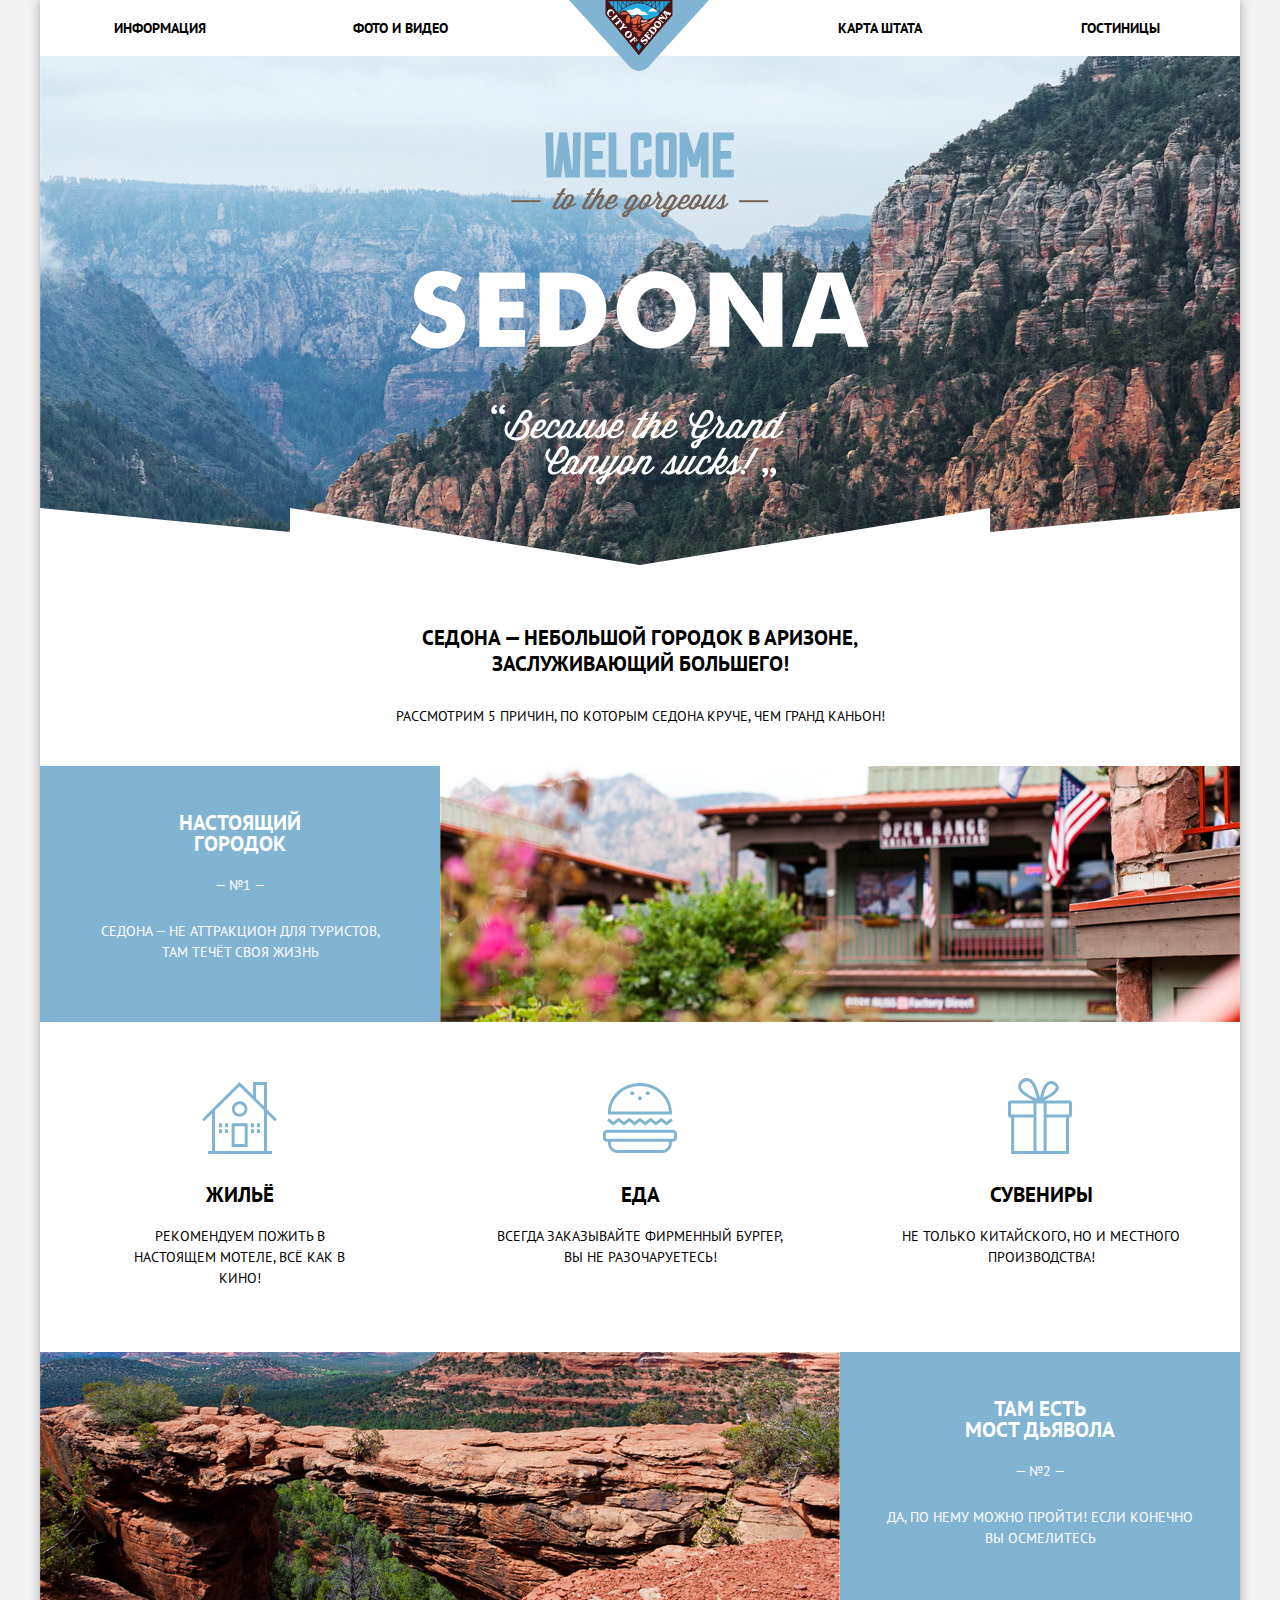
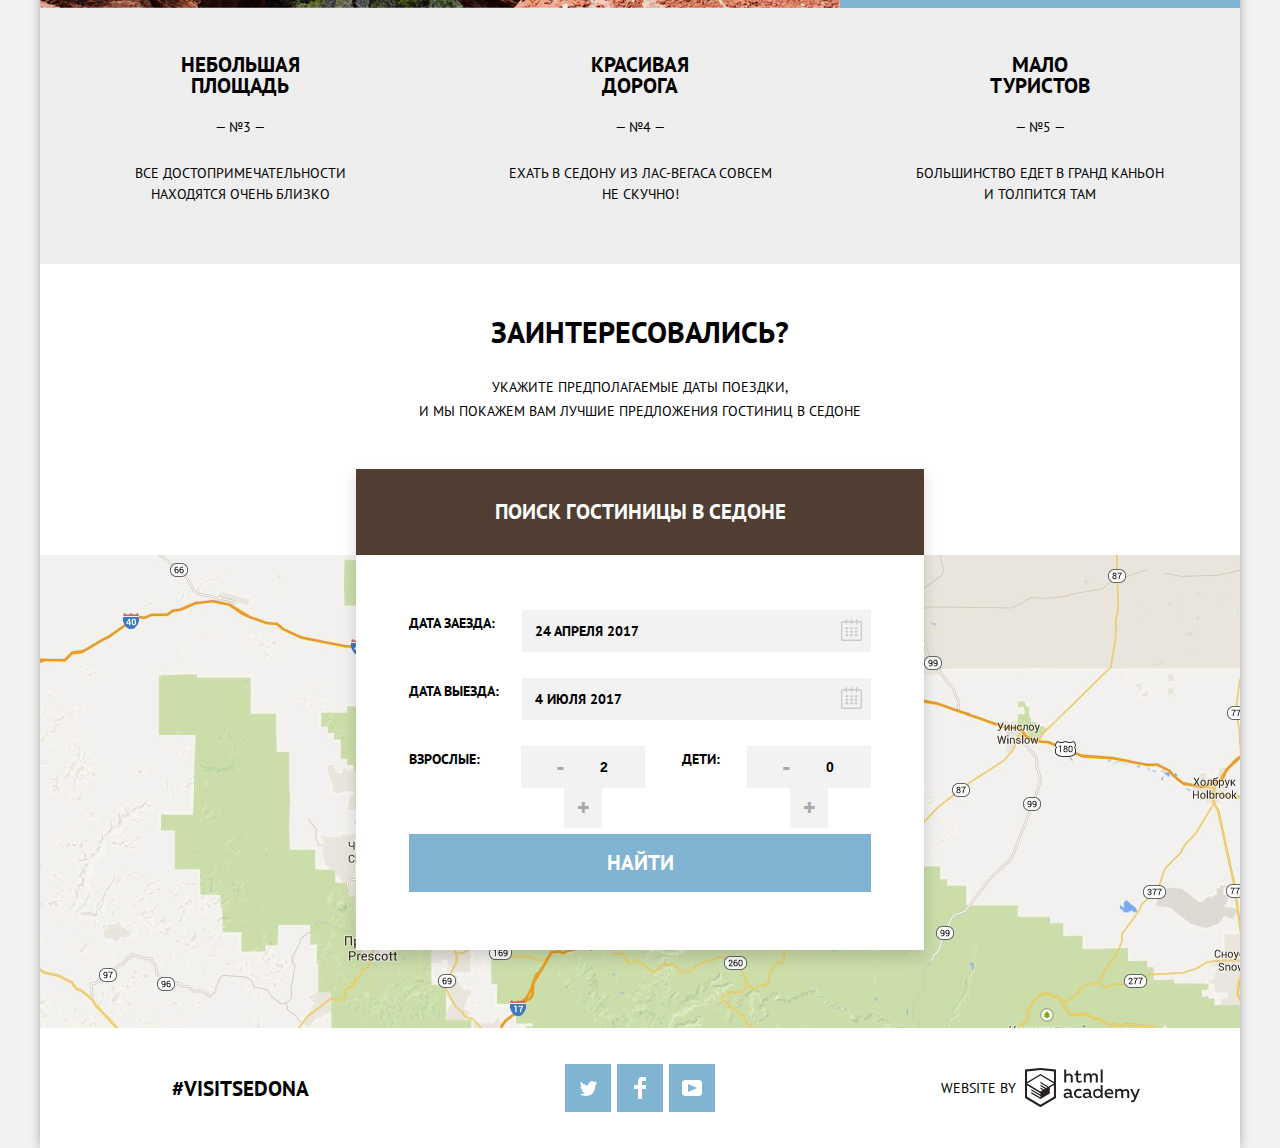
<file: index.html>
<!DOCTYPE html>
<html lang="ru">
<head>
  <meta charset="utf-8">
  <title>SEDONA</title>
  <link href="https://fonts.googleapis.com/css?family=PT+Sans:400,700&amp;subset=cyrillic" rel="stylesheet">
  <link rel="stylesheet" href="css/normalize.css">
  <link rel="stylesheet" href="css/style.css">
</head>

<body>
  <div class="whole-page">
    <header class="main-header">
      <nav class="main-navigation">
        <a class="main-header-logo">
      <img src="img/logo-sedona.svg" width="140" height="72" alt="Логотип Седона"
  > </a>
        <ul class="site-navigation">
          <li> <a href="info.html">Информация</a> </li>
          <li> <a href="gallery.html">Фото и видео</a> </li>
          <li> <a href="map.html">Карта штата</a> </li>
          <li> <a href="hotels.html">Гостиницы</a> </li>
        </ul>
      </nav>
    </header>
    <main class="container">
      <div class="promo">
        <img class="logo-welcome" src="img/welcome.png" width="459" height="353" alt="Welcome to Sedona">
      </div>
      <h1 class="visually-hidden">Седона</h1>
      <div class="pref">
        <p class="slogan"> Седона — небольшой городок в Аризоне, заслуживающий большего!</p>
        <p>Рассмотрим 5 причин, по которым Седона круче, чем гранд каньон!</p>
      </div>
      <section class="features">
        <h2 class="visually-hidden">Преимущества</h2>
        <div class="features-list">
          <div class="row-1">
            <div class=" item feature-item-1">
              <div>
                <h3>Настоящий <br> городок</h3>
                <p>— №1 —</p>
                <p class="item-text">Седона — не аттракцион для туристов,<br> там течёт своя жизнь</p>
              </div>
            </div>
            <img class="picture-item-1" src="img/town.jpg" width="800" height="256" alt="Photo of town">
          </div>
          <div class="row-2">
            <div class="extra-1">
              <div class=" extra-item extra-item-1">
                <h3>Жильё</h3>
                <p class="item-text">Рекомендуем пожить в настоящем мотеле, всё как в кино!</p>
              </div>
            </div>
            <div class="extra-2">
              <div class="extra-item extra-item-2">
                <h3>Еда</h3>
                <p class="item-text">Всегда заказывайте фирменный бургер, вы не разочаруетесь!</p>
              </div>
            </div>
            <div class="extra-3">
              <div class="extra-item extra-item-3">
                <h3>Сувениры</h3>
                <p class="item-text">Не только китайского, но и местного производства!</p>
              </div>
            </div>
          </div>
          <div class="row-3">
            <div class="item feature-item-2">
              <h3>Там есть <br> Мост дьявола</h3>
              <p>— №2 —</p>
              <p class="item-text">Да, по нему можно пройти! Если конечно <br> вы осмелитесь</p>
            </div>
            <img class="picture-item-2" src="img/dbridge.jpg" width="800" height="256" alt="Photo of Devil's bridge">
          </div>
          <div class="row-4">
            <div class="item feature-item-3">
              <h3>Небольшая <br> площадь</h3>
              <p>— №3 —</p>
              <p class="item-text">Все достопримечательности <br> находятся очень близко</p>
            </div>
            <div class="item feature-item-4">
              <h3>Красивая <br> дорога</h3>
              <p>— №4 —</p>
              <p class="item-text">Ехать в Седону из Лас-Вегаса совсем <br> не скучно!</p>
            </div>
            <div class="item feature-item-5">
              <h3>Мало <br> туристов</h3>
              <p>— №5 —</p>
              <p class="item-text">Большинство едет в гранд каньон <br> и толпится там</p>
            </div>
          </div>
        </div>
      </section>
      <section class="search">
        <div class="pref-form">
          <h2 class="search-title">Заинтересовались?</h2>
          <p class="search-info">Укажите предполагаемые даты поездки,<br> и мы покажем вам лучшие предложения гостиниц в Cедоне</p>
        </div>
        <div class="map">
        </div>
        <h3 class="visually-hidden">Поиск гостиницы в Седоне</h3>
        <form class="search-form" action="index.html" method="post">
          <button class="search-form-title" type="button" name="search">Поиск гостиницы в Седоне
</button>
          <div class="search-container">
            <div class="search-line search-item">
              <label for="arrival-date">Дата заезда:</label>
              <input class="date" id="arrival-date" type="text" name="date" value="24 АПРЕЛЯ 2017">
              <span class="calendar-button">
      <svg xmlns="http://www.w3.org/2000/svg" width="21" height="22" viewBox="0 0 21 22">
<path d="M19.251 2.025h-2.845V.648c0-.381-.294-.689-.656-.689-.363 0-.656.308-.656.689v1.377h-3.938V.648c0-.381-.294-.689-.655-.689-.363 0-.657.308-.657.689v1.377H5.906V.648c0-.381-.294-.689-.656-.689-.363 0-.657.308-.657.689v1.377H1.75C.784 2.025 0 2.847 0 3.862v16.302C0 21.179.784 22 1.75 22h17.501c.966 0 1.749-.821 1.749-1.836V3.862c0-1.015-.783-1.837-1.749-1.837zm.437 18.139a.448.448 0 0 1-.437.459H1.75a.45.45 0 0 1-.438-.459V3.862a.45.45 0 0 1 .438-.459h2.844v1.378c0 .381.294.689.657.689.362 0 .656-.308.656-.689V3.403h3.938v1.378c0 .381.294.689.657.689.361 0 .655-.308.655-.689V3.403h3.938v1.378c0 .381.293.689.656.689.362 0 .656-.308.656-.689V3.403h2.845c.241 0 .437.206.437.459v16.302z"/>
<path d="M4.594 8.225h2.625v2.066H4.594zM4.594 11.668h2.625v2.067H4.594zM4.594 15.112h2.625v2.066H4.594zM9.188 15.112h2.625v2.066H9.188zM9.188 11.668h2.625v2.067H9.188zM9.188 8.225h2.625v2.066H9.188zM13.781 15.112h2.625v2.066h-2.625zM13.781 11.668h2.625v2.067h-2.625zM13.781 8.225h2.625v2.066h-2.625z"/>
</svg>
</span>
            </div>
            <div class="search-line search-item">
              <label for="departure-date">Дата выезда:</label>
              <input class="date" id="departure-date" type="text" name="date" value="4 ИЮЛЯ 2017">
              <span class="calendar-button">
                    <svg xmlns="http://www.w3.org/2000/svg" width="21" height="22" viewBox="0 0 21 22">
    <path d="M19.251 2.025h-2.845V.648c0-.381-.294-.689-.656-.689-.363 0-.656.308-.656.689v1.377h-3.938V.648c0-.381-.294-.689-.655-.689-.363 0-.657.308-.657.689v1.377H5.906V.648c0-.381-.294-.689-.656-.689-.363 0-.657.308-.657.689v1.377H1.75C.784 2.025 0 2.847 0 3.862v16.302C0 21.179.784 22 1.75 22h17.501c.966 0 1.749-.821 1.749-1.836V3.862c0-1.015-.783-1.837-1.749-1.837zm.437 18.139a.448.448 0 0 1-.437.459H1.75a.45.45 0 0 1-.438-.459V3.862a.45.45 0 0 1 .438-.459h2.844v1.378c0 .381.294.689.657.689.362 0 .656-.308.656-.689V3.403h3.938v1.378c0 .381.294.689.657.689.361 0 .655-.308.655-.689V3.403h3.938v1.378c0 .381.293.689.656.689.362 0 .656-.308.656-.689V3.403h2.845c.241 0 .437.206.437.459v16.302z"/>
    <path d="M4.594 8.225h2.625v2.066H4.594zM4.594 11.668h2.625v2.067H4.594zM4.594 15.112h2.625v2.066H4.594zM9.188 15.112h2.625v2.066H9.188zM9.188 11.668h2.625v2.067H9.188zM9.188 8.225h2.625v2.066H9.188zM13.781 15.112h2.625v2.066h-2.625zM13.781 11.668h2.625v2.067h-2.625zM13.781 8.225h2.625v2.066h-2.625z"/>
</svg>
</span>
            </div>
            <div class="search-line">
              <label for="number-adult">Взрослые:</label>
              <div class="half">
                <div class="pm-input-wrapper">
                  <span class="minus">-</span>
                  <input class="number" id="number-adult" type="text" value="2">
                  <span class="plus">+</span>
                </div>
                <label for="number-children">Дети:</label>
                <div class="pm-input-wrapper">
                  <span class="minus">-</span>
                  <input class="number" id="number-children" type="text" value="0">
                  <span class="plus">+</span>
                </div>
              </div>
            </div>
            <div class="search-line">
              <button class=" large search-find" type="submit" name="button"> Найти
                  </button>
            </div>
          </div>
        </form>
      </section>
    </main>
    <footer class="main-footer">
      <div class="container">
        <p class="hashtag">#visitSEDONA</p>
        <div class="footer-social">
          <ul>
            <li><a class="social-button" href="#"><span class="visually-hidden">Твиттер</span><svg xmlns="http://www.w3.org/2000/svg" xmlns:xlink="http://www.w3.org/1999/xlink" width="17" height="15" viewBox="0 0 17 15"><path fill="#FFF" d="M10.95.144c1.685-.496 2.984.27 3.577 1.179.673-.231 1.331-.481 2.011-.708a2.345 2.345 0 0 1-.857 1.768c.685.17 1.304-.491 1.304-.491-.169 1-1.006 1.788-1.563 2.024-.231 6.75-3.175 11.217-10.077 11.082h-.446c-.41 0-4.164-.46-4.898-1.887 2.271.196 3.893-.422 4.693-1.177-.96-.3-2.679-.477-2.979-2.95.349.106.564.228 1.19.119C1.705 8.247.374 7.53.448 5.33c.285.328 1.067.536 1.34.472C1.085 5.561-.182 2.442.894.85c1.818 1.854 3.735 3.606 7.152 3.773C8.254 2.33 9.183.793 10.95.144z"/></svg></a></li>
            <li><a class="social-button" href="#"><span class="visually-hidden">Фейсбук</span><svg xmlns="http://www.w3.org/2000/svg" width="12" height="22" viewBox="0 0 12 22"><path fill="#FFF" d="M12 4V0H8a4 4 0 0 0-4 4v4H0v4h4v10h4V12h4V8H8V4h4z"/></svg></a></li>
            <li><a class="social-button" href="#"><span class="visually-hidden">Youtube</span><svg xmlns="http://www.w3.org/2000/svg" xmlns:xlink="http://www.w3.org/1999/xlink" width="20" height="16" viewBox="0 0 20 16"><path fill="#FFF" d="M17 0H3C1.35 0 0 1.35 0 3v10c0 1.65 1.35 3 3 3h14c1.65 0 3-1.35 3-3V3c0-1.65-1.35-3-3-3zM6.027 11.998V4.002L15.014 8l-8.987 3.998z"/></svg></a></li>
          </ul>
        </div>
        <div class="footer-copyright">
          <span>Website by</span>
          <a class="footer-copyright-img" href="https://htmlacademy.ru/intensive/htmlcss"><svg id="Layer_1" data-name="Layer 1" xmlns="http://www.w3.org/2000/svg" viewBox="0 0 108.08 36.85"><title>logo-htmlacademy-small1</title><path d="M44.61,26.88a2,2,0,0,0,.55-0.1v1.33a3.25,3.25,0,0,1-1.18.21,1.67,1.67,0,0,1-1.67-1,4.84,4.84,0,0,1-3.14,1.08c-1.51,0-2.91-.83-2.91-2.55,0-2.13,2-2.79,3.71-2.79a11.08,11.08,0,0,1,2.17.25v-0.3c0-1-.76-1.77-2.19-1.77a7.42,7.42,0,0,0-3,.64v-1.7a10.21,10.21,0,0,1,3.19-.55c2.36,0,3.81,1.12,3.81,3.65v3a0.54,0.54,0,0,0,.49.59h0.17Zm-6.44-1.13A1.35,1.35,0,0,0,39.63,27h0.11a3.39,3.39,0,0,0,2.41-1V24.58a9.72,9.72,0,0,0-1.81-.21c-1,0-2.16.33-2.16,1.38h0Zm12.36-6.11a5,5,0,0,1,2.57.64V22a4.08,4.08,0,0,0-2.3-.7,2.75,2.75,0,1,0,0,5.49,5,5,0,0,0,2.43-.64v1.71a6.27,6.27,0,0,1-2.76.57A4.21,4.21,0,0,1,46,24.51q0-.21,0-0.41a4.32,4.32,0,0,1,4.18-4.46h0.38Zm12.17,7.24a2,2,0,0,0,.55-0.1v1.33a3.25,3.25,0,0,1-1.18.21,1.67,1.67,0,0,1-1.67-1,4.84,4.84,0,0,1-3.14,1.08c-1.51,0-2.91-.83-2.91-2.55,0-2.13,2-2.79,3.71-2.79a11.08,11.08,0,0,1,2.17.25v-0.3c0-1-.76-1.77-2.19-1.77a7.42,7.42,0,0,0-3,.64v-1.7a10.21,10.21,0,0,1,3.19-.55c2.36,0,3.81,1.12,3.81,3.65v3a0.54,0.54,0,0,0,.49.59h0.17Zm-6.44-1.13A1.35,1.35,0,0,0,57.73,27h0.11a3.39,3.39,0,0,0,2.41-1V24.58a9.72,9.72,0,0,0-1.81-.21c-1.06,0-2.16.33-2.16,1.38h0ZM73,16V28.2H71.35V26.88a3.88,3.88,0,0,1-3.19,1.54,4.4,4.4,0,0,1,0-8.78,3.81,3.81,0,0,1,3,1.3V16H73Zm-4.53,5.22a2.76,2.76,0,1,0,0,5.52A2.86,2.86,0,0,0,71.15,25V23A2.91,2.91,0,0,0,68.49,21.27ZM79,19.64c3.31,0,4.46,2.68,3.92,5.09H76.7c0.21,1.5,1.67,2.11,3.19,2.11a6.11,6.11,0,0,0,2.64-.59v1.6a7.14,7.14,0,0,1-3,.57C77,28.42,74.78,27,74.78,24a4.18,4.18,0,0,1,4-4.39H79Zm0.09,1.54a2.28,2.28,0,0,0-2.44,2.1v0.06H81.3A2,2,0,0,0,79.13,21.18Zm5.73,7V19.87h1.65v1a3.81,3.81,0,0,1,2.78-1.27A2.86,2.86,0,0,1,91.89,21a4.12,4.12,0,0,1,2.91-1.33A3.06,3.06,0,0,1,98,23V28.2h-1.9V23.05a1.59,1.59,0,0,0-1.42-1.75H94.42a2.8,2.8,0,0,0-2.07,1.12V28.2h-1.9V23.05A1.59,1.59,0,0,0,89,21.31H88.8a3,3,0,0,0-2.21,1.29v5.63H84.86Zm21.31-8.33h1.9l-3.91,9.46c-0.9,2.17-2.09,2.86-3.35,2.86a4.76,4.76,0,0,1-1.1-.14V30.46a2.86,2.86,0,0,0,.85.12c0.9,0,1.58-.64,2.07-1.9l0.17-.42-4-8.4h2l2.86,6.29ZM38.73,1.46V6.22a3.81,3.81,0,0,1,2.7-1.14,3.25,3.25,0,0,1,3.44,3.4v5.15H43V8.72a1.81,1.81,0,0,0-1.61-2h-0.3a2.93,2.93,0,0,0-2.32,1.39v5.52h-1.9V1.46h1.9ZM49.94,2.31v3h3V6.91h-3v3.81c0,1.1.5,1.46,1.58,1.46a4.49,4.49,0,0,0,1.69-.33v1.6A6.8,6.8,0,0,1,51,13.8a2.55,2.55,0,0,1-2.86-2.74V6.89H46.58V5.26h1.5V2.74Zm5.4,11.31V5.28H57v1A3.81,3.81,0,0,1,59.77,5a2.86,2.86,0,0,1,2.6,1.33A4.12,4.12,0,0,1,65.28,5,3.06,3.06,0,0,1,68.44,8.4v5.21h-1.9V8.46a1.59,1.59,0,0,0-1.42-1.75H64.89a2.8,2.8,0,0,0-2.07,1.12v5.78h-1.9V8.46A1.59,1.59,0,0,0,59.5,6.71H59.27A3,3,0,0,0,57.06,8v5.63H55.34ZM71.17,1.45H73V13.6H71.17V1.45ZM14.71,0H14.55L0,1.54V28.21l14.55,8.66,14.55-8.66V1.54Zm12.5,27.1L14.55,34.64,1.9,27.12V16.18l12.59,7.5V25L5.86,19.9v1.31l8.68,5.21v1.39L5.87,22.65V24l8.68,5.21,8.75-5.24V18.31L27.2,16V27.12Zm0-12.53-3.48,2-1.6,1L14.51,13v1.31L21,18.23H21l-0.14.09-1,.54-5.37-3.2V17l4.24,2.52-1,.67-3.2-1.9v1.31l2.1,1.24L14.5,22.1,2,14.65,14.51,7.11Zm0-1.32L14.49,5.76,1.91,13.25v-10L14.56,1.92,27.21,3.25v10h0Z" transform="translate(0 -0.02)" fill="#231f20"/></svg>
              </a>
        </div>
      </div>
    </footer>
  </div>
</body>
</html>
</file>
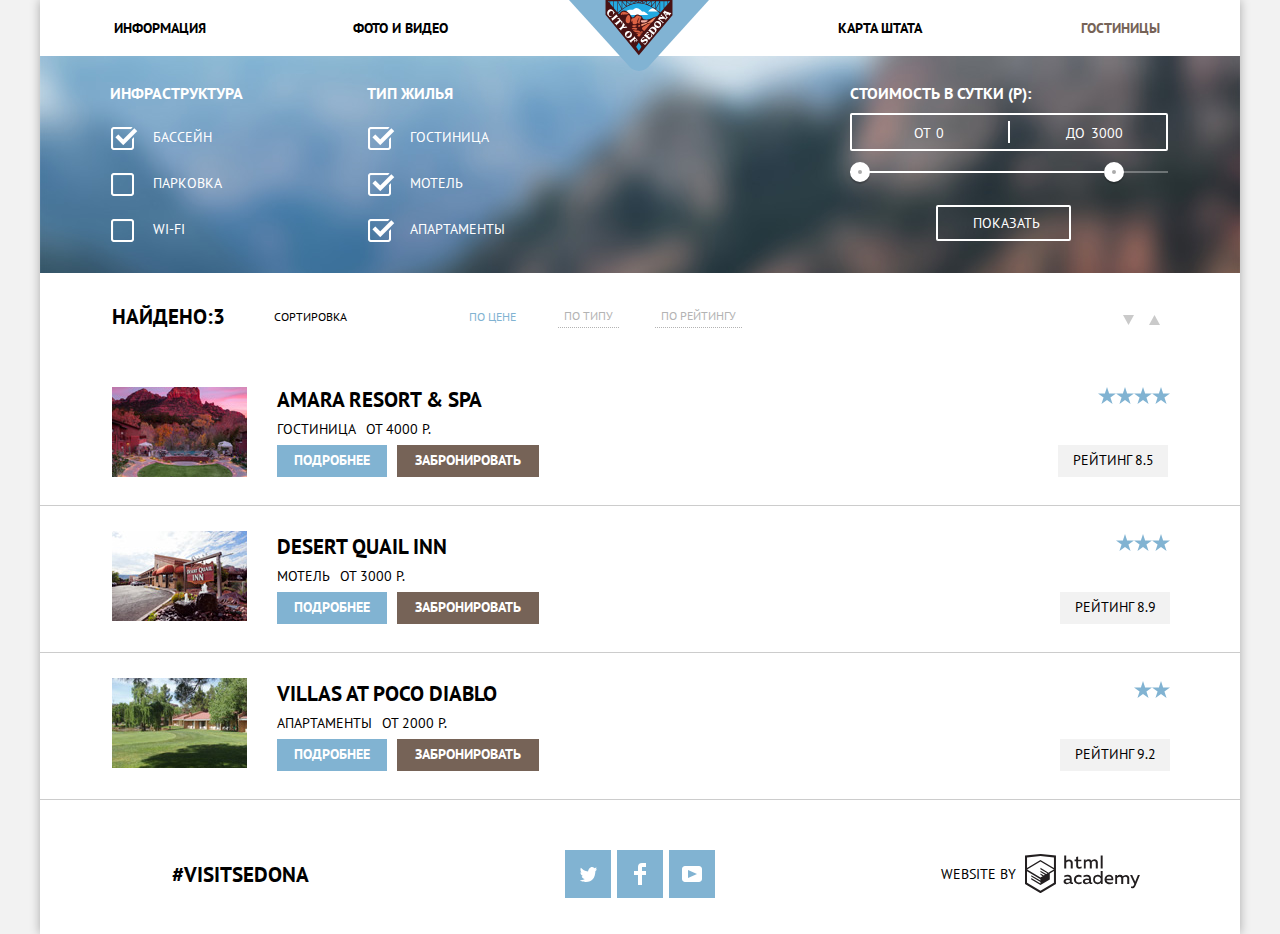
<file: hotels.html>
<!DOCTYPE html>
<html lang="ru">
<head>
  <meta charset="utf-8">
  <title>SEDONA</title>
  <link href="https://fonts.googleapis.com/css?family=PT+Sans:400,700&amp;subset=cyrillic" rel="stylesheet">
  <link rel="stylesheet" href="css/normalize.css">
  <link rel="stylesheet" href="css/style.css">
</head>

<body>
  <div class="whole-page">
    <header class="main-header">
      <a class="main-header-logo" href="index.html">
    <img src="img/logo-sedona.svg" width="140" height="72" alt="Логотип Седона"
  > </a>
      <nav class="main-navigation">
        <ul class="site-navigation">
          <li> <a href="info.html">Информация</a> </li>
          <li> <a href="gallery.html">Фото и видео</a> </li>
          <li> <a href="map.html">Карта штата</a> </li>
          <li class="site-navigation-current"> <a href="inner.html">Гостиницы</a></li>
        </ul>
      </nav>
    </header>
    <main class="container">
      <section class="filters">
        <h2 class="visually-hidden">Фильтр гостиниц</h2>
        <form class="filter" method="get" action="inner.html">
          <div class="filters-columns">
            <fieldset class="filter-infrastructure">
              <legend>Инфраструктура</legend>
              <ul>
                <li class="filter-option">
                  <input class=" visually-hidden filter-checkbox filter-input-checkbox" type="checkbox" name="pool" id="option-pool" value="" checked>
                  <label for="option-pool">Бассейн</label>
                </li>
                <li class="filter-option">
                  <input class="visually-hidden filter-checkbox filter-input-checkbox" type="checkbox" name="pool" id="option-parking" value="">
                  <label for="option-parking">Парковка</label>
                </li>
                <li class="filter-option">
                  <input class="visually-hidden filter-checkbox filter-input-checkbox" type="checkbox" name="pool" id="option-wi-fi" value="">
                  <label for="option-wi-fi">wi-fi</label>
                </li>
              </ul>
            </fieldset>
            <fieldset class="filter-accomodation">
              <legend>Тип жилья</legend>
              <ul>
                <li class="filter-option">
                  <input class="visually-hidden filter-checkbox filter-input-checkbox" type="checkbox" name="hotel" id="option-hotel" value="hotel" checked>
                  <label for="option-hotel">Гостиница</label>
                </li>
                <li class="filter-option">
                  <input class="visually-hidden filter-checkbox filter-input-checkbox" type="checkbox" name="motel" id="option-motel" value="motel" checked>
                  <label for="option-hotel">Мотель</label>
                </li>
                <li class="filter-option">
                  <input class="visually-hidden filter-checkbox filter-input-checkbox" type="checkbox" name="apartments" id="option-apartments" value="apartments" checked>
                  <label for="option-apartments">Апартаменты</label>
                </li>
              </ul>
            </fieldset>
            <div class="filter-range">
              <div class="filter-range-title">Стоимость в сутки (р):</div>
              <div class="price-controls">
                <label class="min-price">от <input type="text" name="min-price" value="0"></label>
                <label class="max-price">до <input type="text" name="max-price" value="3000"></label>
              </div>
              <div class="range-controls">
                <div class="scale">
                  <div class="bar"></div>
                </div>
                <div class="range-toggle range-toggle-min"></div>
                <div class="range-toggle range-toggle-max"></div>
              </div>
              <button class="btn-transparent" type="submit">Показать</button>
            </div>
          </div>
          </form>
      </section>
      <h1 class="visually-hidden">Гостиницы</h1>
      <section class="catalog">
        <div class="sorting-row">
          <p class="find-out">Найдено:<span class="number-results">3</span> </p>
          <p class="sorting">Сортировка</p>
          <ul class="sorting-category">
            <li><button type="button" class="selected-category">По цене</button></li>
            <li><button type="button" class="not-selected">По типу</button></li>
            <li><button type="button" class="not-selected">По рейтингу</button></li>
          </ul>
          <div class="sorting-button">
            <span class="sorting-button-up"><svg xmlns="http://www.w3.org/2000/svg" width="11" height="10" viewBox="0 0 11 10">
                <path fill="#231F20" d="M5.5 10L0 0h11"/>
            </svg></span>
            <span class="sorting-button-down"><svg xmlns="http://www.w3.org/2000/svg" width="11" height="10" viewBox="0 0 11 10">
                <path fill="#231F20" d="M5.5 0L0 10h11z"/>
            </svg></span>
          </div>
        </div>
        <h2 class="visually-hidden">Список гостиниц</h2>
        <ul class="catalog-list">
          <li class="catalog-item">
            <p class="hotel-image block-column">
              <img src="img/catalog-item-1.jpg" width="135" height="90" alt=" Гостиница Amara Resort & Spa">
            </p>
            <div class="block-hotel block-column">
              <span><a class="catalog-item-name" href="#">Amara Resort & Spa</a></span>
              <span class="line-category">
                        <a class="catalog-category">Гостиница</a>
                        <a class="catalog-item-price">От 4000 Р.</a>
                      </span>
              <span class="catalog-item-button">
                          <a class="catalog-button button-details" href="#">Подробнее</a>
                          <a class="catalog-button button-reserve" href="#">Забронировать</a>
                        </span>
            </div>
            <div class="block-rate block-column">
              <ul class="hotel-rate-star">
                <li> <img src="img/star.svg" width="18" height="17" alt="Звездочка рейтинга">
                </li>
                <li> <img src="img/star.svg" width="18" height="17" alt="Звездочка рейтинга">
                </li>
                <li> <img src="img/star.svg" width="18" height="17" alt="Звездочка рейтинга">
                </li>
                <li> <img src="img/star.svg" width="18" height="17" alt="Звездочка рейтинга">
                </li>
              </ul>
              <p class="rate-score">Рейтинг 8.5</p>
            </div>
          </li>
          <li class="catalog-item">
            <p class="catalog-item-image hotel-image">
              <img src="img/catalog-item-2.jpg" width="135" height="90" alt=" Мотель Desert Quail Inn">
            </p>
            <div class="block-hotel block-column">
              <span><a class="catalog-item-name" href="#"> Desert Quail Inn </a> </span>
              <span class="line-category">
                            <a class="catalog-category">Мотель</a>
                            <a class="catalog-item-price">От 3000 Р. </a>
                          </span>
              <span class="catalog-item-button">
                              <a class="catalog-button button-details" href="#">Подробнее</a>
                              <a class="catalog-button button-reserve" href="#">Забронировать</a>
                            </span>
            </div>
            <div class="block-rate block-column">
              <ul class="hotel-rate-star">
                <li> <img src="img/star.svg" width="18" height="17" alt="Звездочка рейтинга">
                </li>
                <li> <img src="img/star.svg" width="18" height="17" alt="Звездочка рейтинга">
                </li>
                <li> <img src="img/star.svg" width="18" height="17" alt="Звездочка рейтинга">
                </li>
              </ul>
              <p class="rate-score">Рейтинг 8.9</p>
            </div>
          </li>
          <li class="catalog-item">
            <p class="catalog-item-image hotel-image">
              <img src="img/catalog-item-3.jpg" width="135" height="90" alt="Аппартаменты Desert Quail Inn">
            </p>
            <div class="block-hotel block-column">
              <a class="catalog-item-name" href="#">Villas at Poco Diablo</a>
              <span class="line-category">
                <a class="catalog-category">Апартаменты </a>
                <a class="catalog-item-price">От 2000 Р.</a>
              </span>
              <span class="catalog-item-button">
                <a class="catalog-button button-details" href="#" >Подробнее</a>
                <a class="catalog-button button-reserve" href="#" >Забронировать</a>
              </span>
            </div>
            <div class="block-rate block-column">
              <ul class="hotel-rate-star">
                <li> <img src="img/star.svg" width="18" height="17" alt="Звездочка рейтинга">
                </li>
                <li> <img src="img/star.svg" width="18" height="17" alt="Звездочка рейтинга">
                </li>
              </ul>
              <p class="rate-score">Рейтинг 9.2</p>
            </div>
          </li>
        </ul>
      </section>
    </main>
    <footer class="main-footer">
      <div class="container">
        <p class="hashtag">#visitSEDONA</p>
        <div class="footer-social">
          <ul>
            <li><a class="social-button" href="#"><span class="visually-hidden">Твиттер</span><svg xmlns="http://www.w3.org/2000/svg" xmlns:xlink="http://www.w3.org/1999/xlink" width="17" height="15" viewBox="0 0 17 15"><path fill="#FFF" d="M10.95.144c1.685-.496 2.984.27 3.577 1.179.673-.231 1.331-.481 2.011-.708a2.345 2.345 0 0 1-.857 1.768c.685.17 1.304-.491 1.304-.491-.169 1-1.006 1.788-1.563 2.024-.231 6.75-3.175 11.217-10.077 11.082h-.446c-.41 0-4.164-.46-4.898-1.887 2.271.196 3.893-.422 4.693-1.177-.96-.3-2.679-.477-2.979-2.95.349.106.564.228 1.19.119C1.705 8.247.374 7.53.448 5.33c.285.328 1.067.536 1.34.472C1.085 5.561-.182 2.442.894.85c1.818 1.854 3.735 3.606 7.152 3.773C8.254 2.33 9.183.793 10.95.144z"/></svg></a></li>
            <li><a class="social-button" href="#"><span class="visually-hidden">Фейсбук</span><svg xmlns="http://www.w3.org/2000/svg" width="12" height="22" viewBox="0 0 12 22"><path fill="#FFF" d="M12 4V0H8a4 4 0 0 0-4 4v4H0v4h4v10h4V12h4V8H8V4h4z"/></svg></a></li>
            <li><a class="social-button" href="#"><span class="visually-hidden">Youtube</span><svg xmlns="http://www.w3.org/2000/svg" xmlns:xlink="http://www.w3.org/1999/xlink" width="20" height="16" viewBox="0 0 20 16"><path fill="#FFF" d="M17 0H3C1.35 0 0 1.35 0 3v10c0 1.65 1.35 3 3 3h14c1.65 0 3-1.35 3-3V3c0-1.65-1.35-3-3-3zM6.027 11.998V4.002L15.014 8l-8.987 3.998z"/></svg></a></li>
          </ul>
        </div>
        <div class="footer-copyright">
          <span>Website by</span>
          <a class="footer-copyright-img" href="https://htmlacademy.ru/intensive/htmlcss"><svg id="Layer_1" data-name="Layer 1" xmlns="http://www.w3.org/2000/svg" viewBox="0 0 108.08 36.85"><title>logo-htmlacademy-small1</title><path d="M44.61,26.88a2,2,0,0,0,.55-0.1v1.33a3.25,3.25,0,0,1-1.18.21,1.67,1.67,0,0,1-1.67-1,4.84,4.84,0,0,1-3.14,1.08c-1.51,0-2.91-.83-2.91-2.55,0-2.13,2-2.79,3.71-2.79a11.08,11.08,0,0,1,2.17.25v-0.3c0-1-.76-1.77-2.19-1.77a7.42,7.42,0,0,0-3,.64v-1.7a10.21,10.21,0,0,1,3.19-.55c2.36,0,3.81,1.12,3.81,3.65v3a0.54,0.54,0,0,0,.49.59h0.17Zm-6.44-1.13A1.35,1.35,0,0,0,39.63,27h0.11a3.39,3.39,0,0,0,2.41-1V24.58a9.72,9.72,0,0,0-1.81-.21c-1,0-2.16.33-2.16,1.38h0Zm12.36-6.11a5,5,0,0,1,2.57.64V22a4.08,4.08,0,0,0-2.3-.7,2.75,2.75,0,1,0,0,5.49,5,5,0,0,0,2.43-.64v1.71a6.27,6.27,0,0,1-2.76.57A4.21,4.21,0,0,1,46,24.51q0-.21,0-0.41a4.32,4.32,0,0,1,4.18-4.46h0.38Zm12.17,7.24a2,2,0,0,0,.55-0.1v1.33a3.25,3.25,0,0,1-1.18.21,1.67,1.67,0,0,1-1.67-1,4.84,4.84,0,0,1-3.14,1.08c-1.51,0-2.91-.83-2.91-2.55,0-2.13,2-2.79,3.71-2.79a11.08,11.08,0,0,1,2.17.25v-0.3c0-1-.76-1.77-2.19-1.77a7.42,7.42,0,0,0-3,.64v-1.7a10.21,10.21,0,0,1,3.19-.55c2.36,0,3.81,1.12,3.81,3.65v3a0.54,0.54,0,0,0,.49.59h0.17Zm-6.44-1.13A1.35,1.35,0,0,0,57.73,27h0.11a3.39,3.39,0,0,0,2.41-1V24.58a9.72,9.72,0,0,0-1.81-.21c-1.06,0-2.16.33-2.16,1.38h0ZM73,16V28.2H71.35V26.88a3.88,3.88,0,0,1-3.19,1.54,4.4,4.4,0,0,1,0-8.78,3.81,3.81,0,0,1,3,1.3V16H73Zm-4.53,5.22a2.76,2.76,0,1,0,0,5.52A2.86,2.86,0,0,0,71.15,25V23A2.91,2.91,0,0,0,68.49,21.27ZM79,19.64c3.31,0,4.46,2.68,3.92,5.09H76.7c0.21,1.5,1.67,2.11,3.19,2.11a6.11,6.11,0,0,0,2.64-.59v1.6a7.14,7.14,0,0,1-3,.57C77,28.42,74.78,27,74.78,24a4.18,4.18,0,0,1,4-4.39H79Zm0.09,1.54a2.28,2.28,0,0,0-2.44,2.1v0.06H81.3A2,2,0,0,0,79.13,21.18Zm5.73,7V19.87h1.65v1a3.81,3.81,0,0,1,2.78-1.27A2.86,2.86,0,0,1,91.89,21a4.12,4.12,0,0,1,2.91-1.33A3.06,3.06,0,0,1,98,23V28.2h-1.9V23.05a1.59,1.59,0,0,0-1.42-1.75H94.42a2.8,2.8,0,0,0-2.07,1.12V28.2h-1.9V23.05A1.59,1.59,0,0,0,89,21.31H88.8a3,3,0,0,0-2.21,1.29v5.63H84.86Zm21.31-8.33h1.9l-3.91,9.46c-0.9,2.17-2.09,2.86-3.35,2.86a4.76,4.76,0,0,1-1.1-.14V30.46a2.86,2.86,0,0,0,.85.12c0.9,0,1.58-.64,2.07-1.9l0.17-.42-4-8.4h2l2.86,6.29ZM38.73,1.46V6.22a3.81,3.81,0,0,1,2.7-1.14,3.25,3.25,0,0,1,3.44,3.4v5.15H43V8.72a1.81,1.81,0,0,0-1.61-2h-0.3a2.93,2.93,0,0,0-2.32,1.39v5.52h-1.9V1.46h1.9ZM49.94,2.31v3h3V6.91h-3v3.81c0,1.1.5,1.46,1.58,1.46a4.49,4.49,0,0,0,1.69-.33v1.6A6.8,6.8,0,0,1,51,13.8a2.55,2.55,0,0,1-2.86-2.74V6.89H46.58V5.26h1.5V2.74Zm5.4,11.31V5.28H57v1A3.81,3.81,0,0,1,59.77,5a2.86,2.86,0,0,1,2.6,1.33A4.12,4.12,0,0,1,65.28,5,3.06,3.06,0,0,1,68.44,8.4v5.21h-1.9V8.46a1.59,1.59,0,0,0-1.42-1.75H64.89a2.8,2.8,0,0,0-2.07,1.12v5.78h-1.9V8.46A1.59,1.59,0,0,0,59.5,6.71H59.27A3,3,0,0,0,57.06,8v5.63H55.34ZM71.17,1.45H73V13.6H71.17V1.45ZM14.71,0H14.55L0,1.54V28.21l14.55,8.66,14.55-8.66V1.54Zm12.5,27.1L14.55,34.64,1.9,27.12V16.18l12.59,7.5V25L5.86,19.9v1.31l8.68,5.21v1.39L5.87,22.65V24l8.68,5.21,8.75-5.24V18.31L27.2,16V27.12Zm0-12.53-3.48,2-1.6,1L14.51,13v1.31L21,18.23H21l-0.14.09-1,.54-5.37-3.2V17l4.24,2.52-1,.67-3.2-1.9v1.31l2.1,1.24L14.5,22.1,2,14.65,14.51,7.11Zm0-1.32L14.49,5.76,1.91,13.25v-10L14.56,1.92,27.21,3.25v10h0Z" transform="translate(0 -0.02)" fill="#231f20"/></svg>
                </a>
        </div>
      </div>
    </footer>
  </div>
</body>
</html>
</file>
<file: css/style.css>
body {
  width: 1280px;
  margin: 0;
  padding: 0;
  font-family: "PT Sans", Arial, sans-serif;
  font-size: 14px;
  line-height: 21px;
  font-weight: normal;
  color: #000000;
  text-transform: uppercase;

  background-color: #f2f2f2;
}

a {
  text-decoration: none;
}

img {
  max-width: 100%;
  height: auto;
}

.visually-hidden:not(:focus):not(:active) {
  position: absolute;
  width: 1px;
  height: 1px;
  margin: -1px;
  border: 0;
  padding: 0;

  white-space: nowrap;

  clip-path: inset(100%);
  clip: rect(0 0 0 0);
  overflow: hidden;
}

.main-navigation,
.site-navigation {
  list-style: none;
  margin: 0;
  padding: 0;
}

.site-navigation {
  position: relative;
  display: flex;
  flex-direction: row;
  align-items: center;
  width: 1200px;
  height: 56px;
  color: #ffffff;
}

.site-navigation li {
  width: 240px;
}

.site-navigation li:nth-child(3) {
  margin-left: auto;
}

.main-header-logo {
  margin: 0 auto;
  position: absolute;
  left: 50%;
  margin-left: -71px;
  cursor: pointer;
}

.main-header-logo img {
  cursor: pointer;
}

.whole-page {
  position: relative;
  margin: 0 auto;
  width: 1200px;
  box-shadow: 0 0 10px rgba(0, 0, 0, 0.3);
  background-color: #ffffff;
}

.promo {
  background-image: url("../img/polygon.svg"), url("../img/bg.jpg");
  display: block;
  margin: 0 auto;
  height: 509px;
  width: 1200px;
  background-position: center bottom, 0 -83px;
  background-repeat: no-repeat;
}

.logo-welcome {
  position: absolute;
  top: 132px;
  left: 50%;
  margin-left: -230px;
  background-repeat: no-repeat;
}

.site-navigation a {
  display: block;
  text-align: center;
  vertical-align: middle;
  font-weight: bold;
  color: #000000;
  cursor: pointer;
}

.site-navigation a:hover {
  color: #81b3d2;
}

.site-navigation a:active {
  color: rgba(0, 0, 0, 0.3);
}

.site-navigation-current a {
  color: #766357;
}

button {
  color: #ffffff;
  font: inherit;
  text-align: center;
  font: inherit;
  vertical-align: middle;
  text-transform: uppercase;
  border: none;
  cursor: pointer;
}

.pref {
  display: block;
  min-height: 161px;
  text-align: center;
  font: inherit;
  line-height: 1.86;
}

.slogan {
  margin: 40px auto 26px;
  width: 440px;
  padding-top: 20px;
  font-size: 21px;
  line-height: 1.24;
  font-weight: bold;
  text-align: center;

}

.pref-form p {
  font-size: 14px;
  line-height: 24px;
  text-align: center;

}

.map {
  margin-top: 0;
  height: 473px;
  background-image: url("../img/map.jpg");
  background-position: top center;
  background-repeat: no-repeat;
}

.features-list {
  display: flex;
  flex-wrap: wrap;
  width: 1200px;
  padding-left: 0;
  font: inherit;
}

.row-1,
.row-2,
.row-3,
.row-4 {
  width: 1200px;
  display: flex;
}

.row-2 {
  height: 330px;
}

.row-3 {
  flex-wrap: wrap-reverse;
}

.feature-item-1,
.feature-item-2 {
  height: 256px;
  width: 400px;
  text-align: center;
  color: #ffffff;
  background-color: #81b3d2;
}

.picture-item-1,
.picture-item-2 {
  background-repeat: no-repeat;
  width: 800px;
}

.picture-item-2 {
  order: -1;
}

.feature-item-3,
.feature-item-4,
.feature-item-5 {
  height: 256px;
  width: 400px;
  text-align: center;
  background-color: #eeeeee;
}

.extra-1 {
  background-image: url("../img/icon-house.svg");
  background-repeat: no-repeat;
  background-position: 162px 60px;
  width: 400px;
}

.extra-item-1 {
  display: block;
  height: 90px;
  width: 255px;
  margin-top: 162px;
  margin-left: 72px;
  margin-bottom: 80px;
  text-align: center;
}

.extra-2 {
  background-image: url("../img/icon-food.svg");
  background-repeat: no-repeat;
  background-position: 163px 61px;
  width: 400px;
  display: block;
  margin: 0 auto;
}

.extra-item-2 {
  height: 85px;
  width: 290px;
  margin-top: 162px;
  margin-left: 55px;
  margin-bottom: 85px;
  text-align: center;
}

.extra-3 {
  background-image: url("../img/icon-souvenirs.svg");
  background-repeat: no-repeat;
  background-position: 168px 56px;
  width: 400px;
  display: block;
  margin: 0 auto;
}

.extra-item-3 {
  display: block;
  height: 85px;
  width: 278px;
  margin-top: 162px;
  margin-left: 62px;
  margin-bottom: 85px;
  text-align: center;
}

.item h3,
.extra-item h3 {
  margin-top: 46px;
  font-size: 21px;
  line-height: 21px;
  font-weight: bold;
}

.item .item-text {
  margin-top: 25px;
}

.pref h3 {
  font-size: 21px;
  line-height: 26px;
  font-weight: bold;
}

.search {
  position: relative;
  padding: 0;
  margin: 0;
}

.pref-form {
  position: relative;
  min-width: 445px;
  height: 266px;
  margin: 0 auto;
  text-align: center;
  font: inherit;
  vertical-align: middle;
  padding-top: 25px;

  font-family: "PT Sans", Arial, sans-serif;
  font-size: 14px;
}

.pref-form h2 {
  font-size: 30px;
  line-height: 36px;
  font-weight: bold;
  text-align: center;
}

.pref-form p {
  font-size: 14px;
  line-height: 24px;
  text-align: center;
}

.map {
  margin-top: 0;
  height: 473px;
  background-image: url("../img/map.jpg");
  background-position: top center;
  background-repeat: no-repeat;
}

.search-form {
  display: block;
  position: absolute;
  width: 568px;
  height: 481px;

  font: inherit;
  font-size: 14px;
  line-height: 26px;
  font-weight: bold;

  color: #000000;
  text-transform: uppercase;
  background-attachment: fixed;
  top: 205px;
  left: 50%;
  margin-left: -284px;
  background-color: #ffffff;
  box-shadow: 0px 7px 15px 0 rgba(0, 1, 1, 0.15);
}

.search-form-title {
  width: 568px;
  height: 86px;
  text-align: center;
  margin: 0 auto;
  margin-top: 0;
  color: #ffffff;

  font: inherit;
  font-weight: bold;
  font-size: 21px;
  line-height: 26px;

  background-color: #766357;
  border: none;
  cursor: pointer;
}

.search-container {
  display: block;
  width: 462px;
  margin-left: auto;
  margin-right: auto;
  margin-top: 55px;

  font: inherit;
}

.search-item {
  position: relative;
}

.search-line {
  display: flex;
  height: 42px;
  width: 462px;
  margin: 26px auto;
  justify-content: space-between;
}

.half {
  display: flex;
  justify-content: space-between;
  width: 350px;
  height: 42px;
}

.search-item label,
.half label {
  display: inline-block;
  height: 42px;
  vertical-align: middle;
  text-align: center;

  font: inherit;
  font-size: 14px;
}

/*
.search-line label {
  margin-right: 17px;

  font: inherit;
  font-size: 14px;
} */

.half label {
  height: 42px;
  margin-left: auto;
  margin-right: 27px;
  text-align: center;
}

.search-item input[type="text"] {
  width: 334px;
  font: inherit;
  padding-left: 13px;
  background-color: #f2f2f2;
  border: none;
}

.search-item span.calendar-button {
  position: absolute;
  right: 9px;
  top: 9px;
  opacity: 1;
  cursor: pointer;
}

.search-item span.calendar-button path {
  fill: #cacaca;
  cursor: pointer;
}

.search-item span.calendar-button:hover path {
  fill: #000000;
}

.search-item span.calendar-button:active path {
  fill: #81b3d2;
}

  .search-item span.calendar-button {
   position: absolute;
   right: 9px;
   top: 9px;
background-color: #f2f2f2;
opacity: 1;
cursor: pointer;
 }

 .search-item span.calendar-button path {
   fill: #cacaca;
   cursor: pointer;
 }

 .search-item span.calendar-button:hover path {
   fill: #000000;
   }

  .search-item span.calendar-button:active path {
     fill: #81b3d2;
     }

  .search-item input:hover {
  background-color: #ebebeb;
}

.search-item input:focus {
  background-color: #ffffff;
}

.pm-input-wrapper {
  display: block;
  text-align: center;

  background-color: #f2f2f2;
  width: 124px;
  height: 42px;
  border: none;
  padding: 0;
}

.pm-input-wrapper input[type="text"] {
  width: 38px;
  height: 40px;
  vertical-align: middle;
  text-align: center;
  border: none;
  background-color: #f2f2f2;
  font-weight: bold;
  color: #000000;
  line-height: 40px;
}

.pm-input-wrapper span.minus,
.pm-input-wrapper span.plus {
  display: inline-block;
  width: 38px;
  vertical-align: middle;
  font-size: 24px;
  font-weight: bold;
  line-height: 40px;
  color: #a9a9a9;
  background-color: #f2f2f2;
  cursor: pointer;
}

.pm-input-wrapper span:hover {
  color: #000000;
}

.pm-input-wrapper span:active {
  color: #81b3d2;
}

.search-form-title {
  background-color: #604e43;
}

.search-form-title {
  background-color: #503e33;
}

.search-line button.large {
  width: 462px;
  height: 58px;
  background: #81b3d2;
  color: #ffffff;
  font-size: 21px;
  padding: 15px 0;
  cursor: pointer;
  margin-top: 20px;
}

.search-find:hover {
  font-size: 21px;
  background-color: #669ec0;
}

.search-find:active {
  background-color: #5496bd;
}

.calendar-button path:hover {
  color: #000000;
}

/*Фильтр страницы Гостиницы*/
.filters {
  display: block;
  margin: 0 auto;
  height: 217px;
  background-image: url("../img/filter-background.jpg");
  background-repeat: no-repeat;
  background-position: center -238px;
}

.filter {
  color: #ffffff;
  font: inherit;
  text-transform: uppercase;
  padding-top: 27px;
}

.filters-columns {
  display: flex;
  width: 1200px;
}

.filters fieldset {
  display: flex;
  flex-direction: column;
  width: 185px;
  border: none;
  margin-left: 70px;
  padding: 0;
}

.filter legend {
  font-size: 16px;
  font-weight: bold;
  line-height: 21px;
  margin-bottom: 22px;
}

.filter-range {
  width: 330px;
  margin-left: auto;
  margin-right: 60px;
  color: #ffffff;
  text-transform: uppercase;
}

.filters ul {
  padding: 0;
  margin: 0;
  list-style: none;
}

.filter-option {
  margin-bottom: 24px;
  padding-left: 43px;
}

.filter-option label {
  position: relative;
  display: inline-block;
  vertical-align: middle;
  cursor: pointer;
  user-select: none;
}

.filter-input-checkbox:checked + label::before {
  content: "";
  position: absolute;
  width: 27px;
  height: 23px;
  left: -42px;
  top: 0;

  background-image: url("../img/checkbox-on.png");
  background-position: 0 0;
  background-repeat: no-repeat;
}

.filter-input-checkbox + label::before {
  content: "";
  position: absolute;
  width: 27px;
  height: 23px;

  left: -42px;
  top: 0;
  background-image: url("../img/checkbox-off.png");
  background-position: 0 0;
  background-repeat: no-repeat;
}

.filter-range-title {
  margin-bottom: 9px;
  font-weight: bold;
  font-size: 16px;
  line-height: 21px;
}

.price-controls {
  position: relative;

  height: 34px;
  width: 314px;
  margin-bottom: 20px;
  font-size: 0;
  border: 2px solid #ffffff;
  border-radius: 2px;
}

.price-controls::after {
  content: "";
  position: absolute;
  top: 50%;
  left: 50%;

  width: 2px;
  height: 22px;

  background: #ffffff;
  transform: translate(-50%, -50%);
}

.price-controls label {
  display: inline-block;

  font-size: 14px;
  line-height: 36px;
  vertical-align: top;
  cursor: pointer;
}

.price-controls .min-price,
.price-controls .max-price {
  width: 90px;
  padding-left: 62px;
}

.price-controls input {
  width: 50px;
  margin: 0;

  color: inherit;
  font: inherit;

  line-height: 100%;
  background: none;
  border: none;
}

.range-controls {
  position: relative;

  width: 318px;
  margin-bottom: 32px;
}

.range-controls .scale {
  height: 2px;
  background: rgba(255, 255, 255, 0.3);
}

.range-controls .bar {
  width: 80%;
  height: 2px;
  background: #ffffff;
}

.range-toggle {
  position: absolute;
  top: -9px;

  width: 4px;
  height: 4px;

  background: #ababab;
  border: 8px solid #ffffff;
  border-radius: 50%;
  box-shadow: 0 2px 1px 0 rgba(0, 1, 1, 0.2);
  cursor: pointer;
}

.range-toggle:hover {
  background: #1c4f80;
}

.range-toggle-min {
  left: 0;
}

.range-toggle-max {
  left: 80%;
}

.btn-transparent {
  display: block;
  margin-left: 86px;
  padding: 6px 35px;
  width: 135px;

  font-size: 14px;
  line-height: 20px;
  color: #ffffff;
  text-transform: uppercase;

  background: transparent;
  border: 2px solid #ffffff;
  border-radius: 2px;
  cursor: pointer;
}

.btn-transparent:hover {
  color: #000000;
  background: #ffffff;
}

.sorting-row {
  display: flex;
  align-items: center;
  height: 86px;
  width: 1055px;
  margin-left: 72px;

  font-size: 12px;
}

.find-out {
  font-size: 21px;
  font-weight: bold;
  margin-right: 49px;
}

.sorting-category {
  display: flex;
  margin-left: 40px;
  list-style: none;
}

.sorting-category button {
  background-color: #ffffff;
  margin-left: 36px;
}

.sorting-button {
  display: inline-block;
  margin-left: auto;
  width: 44px;
  height: 12px;
  cursor: pointer;
}

.sorting-button .sorting-button-up {
  display: inline-block;
  width: 11px;
  height: 10px;
  margin-right: 12px;
  position: left center;
  border: none;
}

.sorting-button path {
  fill: #cacaca;
}

.sorting-button .sorting-button-down {
  display: inline-block;
  width: 11px;
  height: 10px;
  background-position: right center;
  border: none;
}

.sorting-button path:hover {
  fill: #000000;
}

.sorting-button path:active {
  fill: #81b3d2;
}

.selected-category {
  color: #81b3d2;
  background-color: #ffffff;
}

.not-selected {
  border-bottom: 1px dotted #b3b3b3;
  color: #b3b3b3;
}

.catalog-list {
  margin-top: 0;
  padding-left: 0;
  list-style: none;
}

.catalog-item {
  border-bottom: 1px solid #cccccc;
}

.catalog-item {
  display: flex;
  width: 1200px;
  height: 146px;
  align-items: center;
}

.block-column {
  flex-direction: column;
  height: 90px;
  align-items: stretch;
  display: flex;
}

.hotel-image {
  margin-left: 72px;
  cursor: pointer;
}

.block-hotel {
  justify-content: space-between;
  width: 280px;
  margin-left: 30px;
}

.block-hotel .catalog-item-name {
  display: inline-block;
  cursor: pointer;

  color: #000000;
  font-family: "PT Sans", Arial, sans-serif;
  font-size: 21px;
  line-height: 26px;
  font-weight: bold;
}

.line-category a {
  display: inline-block;
  margin-right: 6px;
}

.catalog-button {
  display: inline-block;
  color: #ffffff;
  font: inherit;
  font-weight: bold;
  border: none;

  margin-right: 6px;
  padding-top: 5px;
  height: 27px;
  vertical-align: middle;
  text-align: center;
  cursor: pointer;
}

.button-reserve {
  background-color: #766357;
  width: 142px;
}

.button-reserve:active {
  background-color: #503e33;
}

.button-reserve:hover {
  background-color: #604e43;
}

.button-details {
  background-color: #81b3d2;
  width: 110px;
}

.button-details:hover {
  background-color: #669ec0;
}

.button-details:active {
  background-color: #5496bd;
}

.block-rate {
  margin-right: 70px;
  margin-left: auto;
  justify-content: space-between;
}

.hotel-rate-star {
  list-style: none;
  display: flex;
  justify-content: flex-end;
  border: none;
}

.rate-score {
  display: inline-block;
  width: 110px;
  height: 27px;
  text-align: center;
  background-color: #f2f2f2;
  margin: 0;
  padding-top: 5px;
}

.catalog-item-name:hover {
  color: #81b3d2;
}

.catalog-item-name:active {
  color: rgba(0, 0, 0, 0.3);
}

.main-footer {
  font: inherit;
  color: #000000;
  background-color: rgba(255, 255, 255, 0.9);
}

.main-footer .container {
  display: flex;
  height: 120px;
  flex-direction: row;
  align-items: center;
  vertical-align: middle;
}

.hashtag {
  margin-left: 132px;
  font-size: 21px;
  font-weight: bold;
}

.footer-social {
  margin-left: 256px;
  text-align: center;
}

.footer-social ul {
  display: flex;
  flex-wrap: wrap;
  justify-content: space-between;
  width: 150px;
  margin: 0 auto;
  padding: 0;
  list-style: none;
}

.footer-social {
  display: block;
}

.social-button {
  display: flex;
  align-items: center;
  justify-content: center;
  width: 46px;
  height: 48px;
  cursor: pointer;
  background-color: #81b3d2;
}

.social-button:hover {
  background-color: #669ec0;
}

.social-button:active {
  background-color: #5496bd;
}

.social-button:active path {
  fill: #81b3d2;
}

.footer-copyright {
  width: 205px;
  height: 41px;
  margin-left: 226px;
}

.footer-copyright span {
  margin-right: 5px;
  height: 41px;
  vertical-align: middle;
}

.footer-copyright-img {
  display: inline-block;
  width: 115px;
  height: 41px;
  vertical-align: middle;
}

.footer-copyright:hover path {
  fill: #81b3d2;
}

.footer-copyright:active path {
  fill: #bdbbbc;
}
</file>
